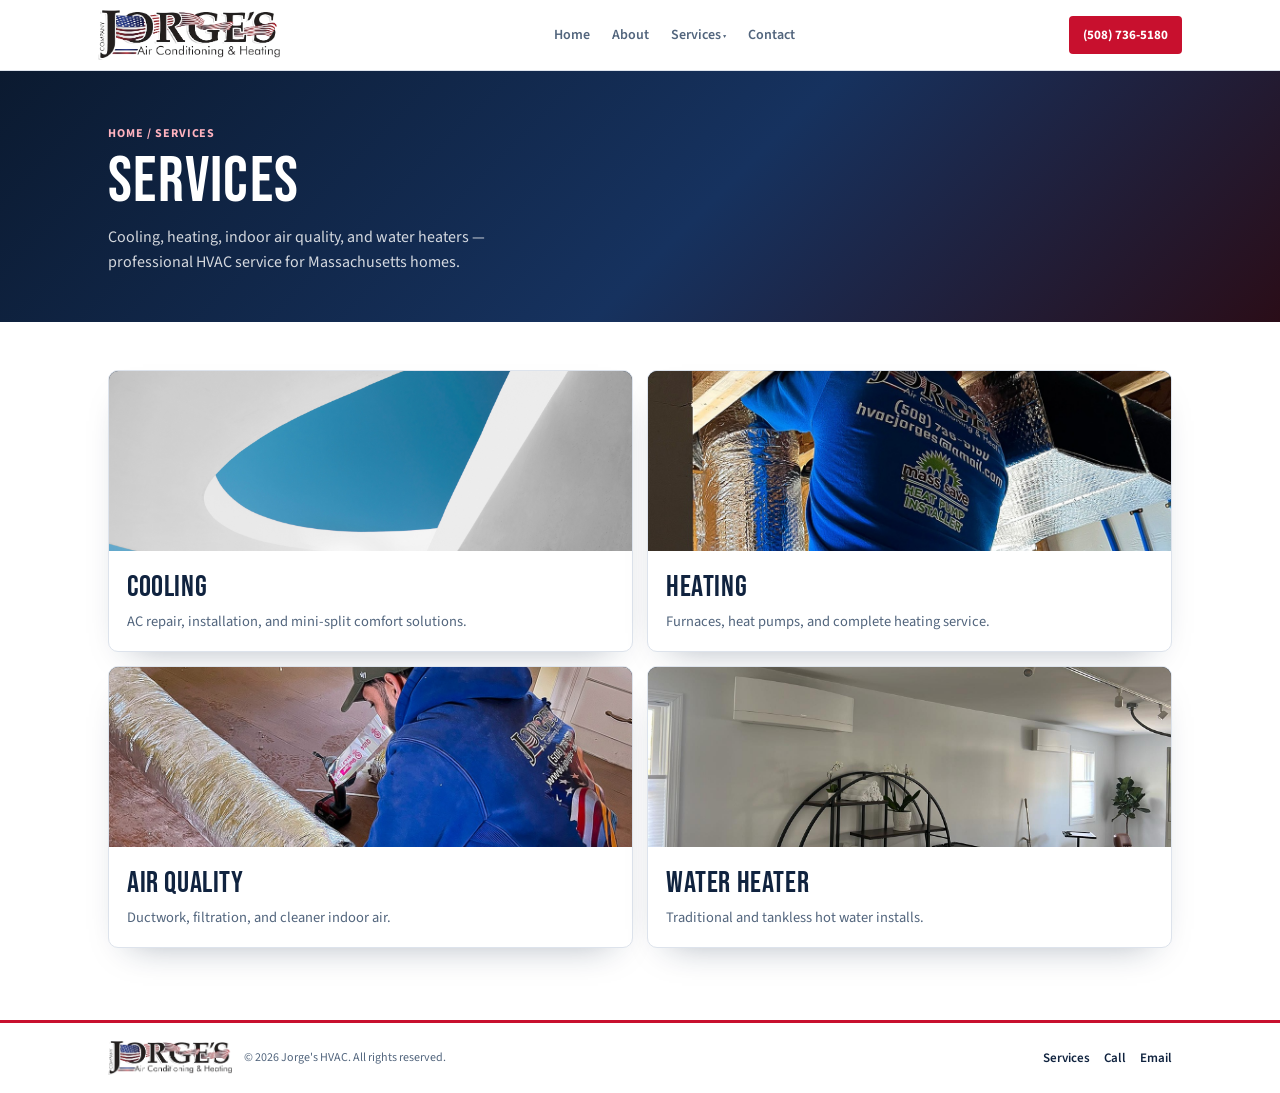
<file: services/index.html>
<!DOCTYPE html>
<html lang="en">
<head>
<meta charset="UTF-8">
<meta name="viewport" content="width=device-width, initial-scale=1.0">
<title>Services | Jorge's HVAC</title>
<meta name="description" content="Jorge's HVAC — Services services in Marlborough and Massachusetts.">
<link rel="icon" href="../assets/favicon/favicon.ico" sizes="any">
<link rel="icon" type="image/png" href="../assets/favicon/favicon-32.png" sizes="32x32">
<link rel="preconnect" href="https://fonts.googleapis.com">
<link rel="preconnect" href="https://fonts.gstatic.com" crossorigin>
<link href="https://fonts.googleapis.com/css2?family=Bebas+Neue&family=Source+Sans+3:wght@400;500;600;700&display=swap" rel="stylesheet">
<link rel="stylesheet" href="../assets/css/chrome.css">
</head>
<body>
<header>
  <div class="nav">
    <a class="brand" href="../index.html" aria-label="Jorge's HVAC home">
      <img src="../assets/logo/jorges-logo-clear.png" width="182" height="50" alt="Jorge's Air Conditioning &amp; Heating">
    </a>
    <nav class="links" aria-label="Primary">
      <a href="../index.html">Home</a>
      <a href="../index.html#about">About</a>
      <details class="nav-drop">
        <summary>Services</summary>
        <div class="nav-drop-menu">
          <a href="../services/cooling/">Cooling</a>
          <a href="../services/heating/">Heating</a>
          <a href="../services/air-quality/">Air Quality</a>
          <a href="../services/water-heater/">Water Heater</a>
        </div>
      </details>
      <a href="../index.html#contact">Contact</a>
    </nav>
    <a class="call-pill" href="tel:5087365180">(508) 736-5180</a>
    <button class="menu-btn" type="button" aria-label="Menu" onclick="document.querySelector('.links').classList.toggle('open')">☰</button>
  </div>
</header>

<section class="page-hero">
  <div class="wrap">
    <div class="crumb"><a href="../index.html">Home</a> / Services</div>
    <h1>Services</h1>
    <p>Cooling, heating, indoor air quality, and water heaters — professional HVAC service for Massachusetts homes.</p>
  </div>
</section>
<section class="wrap">
  <div class="hub-grid">
    <a class="hub-card" href="../services/cooling/">
      <div class="shot" style="background-image:url('../assets/images/service-cooling.jpg')"></div>
      <div class="body"><h3>Cooling</h3><p>AC repair, installation, and mini-split comfort solutions.</p></div>
    </a>
    <a class="hub-card" href="../services/heating/">
      <div class="shot" style="background-image:url('../assets/images/service-install.jpg')"></div>
      <div class="body"><h3>Heating</h3><p>Furnaces, heat pumps, and complete heating service.</p></div>
    </a>
    <a class="hub-card" href="../services/air-quality/">
      <div class="shot" style="background-image:url('../assets/images/service-duct.jpg')"></div>
      <div class="body"><h3>Air Quality</h3><p>Ductwork, filtration, and cleaner indoor air.</p></div>
    </a>
    <a class="hub-card" href="../services/water-heater/">
      <div class="shot" style="background-image:url('../assets/images/service-water.jpg')"></div>
      <div class="body"><h3>Water Heater</h3><p>Traditional and tankless hot water installs.</p></div>
    </a>
  </div>
</section>
<footer>
  <div class="wrap">
    <div style="display:flex;align-items:center;gap:12px;">
      <img src="../assets/logo/jorges-logo-clear.png" width="124" height="34" alt="Jorge's HVAC">
      <p>© 2026 Jorge's HVAC. All rights reserved.</p>
    </div>
    <div class="f-links">
      <a href="../services/">Services</a>
      <a href="tel:5087365180">Call</a>
      <a href="mailto:hvacjorges@gmail.com">Email</a>
    </div>
  </div>
</footer>
</body>
</html>
</file>
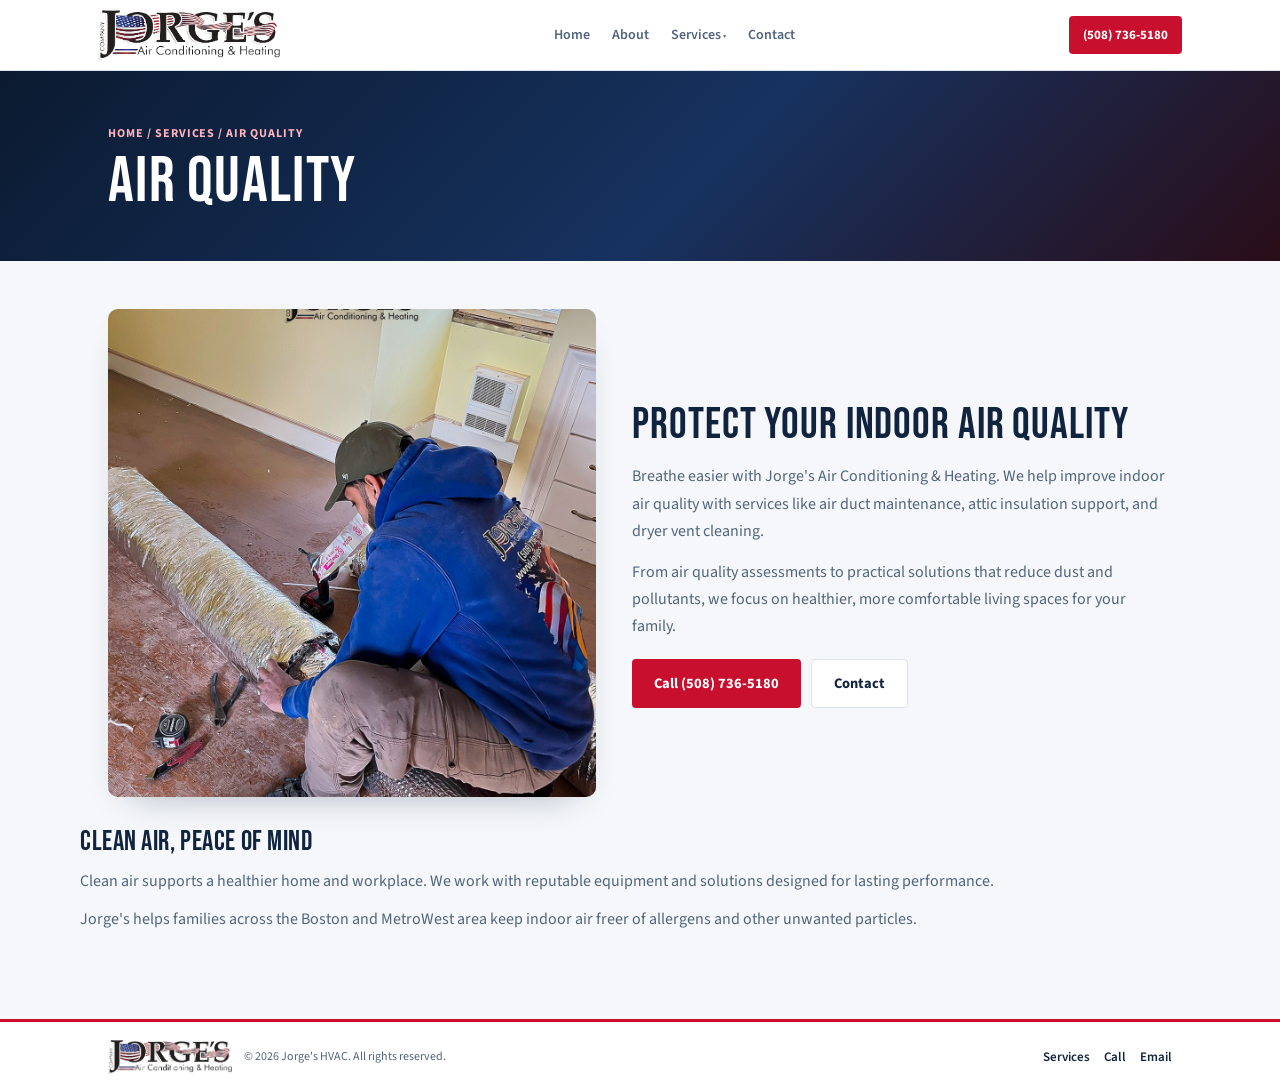
<file: services/air-quality/index.html>
<!DOCTYPE html>
<html lang="en">
<head>
<meta charset="UTF-8">
<meta name="viewport" content="width=device-width, initial-scale=1.0">
<title>Air Quality | Jorge's HVAC</title>
<meta name="description" content="Jorge's HVAC — Air Quality services in Marlborough and Massachusetts.">
<link rel="icon" href="../../assets/favicon/favicon.ico" sizes="any">
<link rel="icon" type="image/png" href="../../assets/favicon/favicon-32.png" sizes="32x32">
<link rel="preconnect" href="https://fonts.googleapis.com">
<link rel="preconnect" href="https://fonts.gstatic.com" crossorigin>
<link href="https://fonts.googleapis.com/css2?family=Bebas+Neue&family=Source+Sans+3:wght@400;500;600;700&display=swap" rel="stylesheet">
<link rel="stylesheet" href="../../assets/css/chrome.css">
</head>
<body>
<header>
  <div class="nav">
    <a class="brand" href="../../index.html" aria-label="Jorge's HVAC home">
      <img src="../../assets/logo/jorges-logo-clear.png" width="182" height="50" alt="Jorge's Air Conditioning &amp; Heating">
    </a>
    <nav class="links" aria-label="Primary">
      <a href="../../index.html">Home</a>
      <a href="../../index.html#about">About</a>
      <details class="nav-drop">
        <summary>Services</summary>
        <div class="nav-drop-menu">
          <a href="../../services/cooling/">Cooling</a>
          <a href="../../services/heating/">Heating</a>
          <a href="../../services/air-quality/">Air Quality</a>
          <a href="../../services/water-heater/">Water Heater</a>
        </div>
      </details>
      <a href="../../index.html#contact">Contact</a>
    </nav>
    <a class="call-pill" href="tel:5087365180">(508) 736-5180</a>
    <button class="menu-btn" type="button" aria-label="Menu" onclick="document.querySelector('.links').classList.toggle('open')">☰</button>
  </div>
</header>

<section class="page-hero">
  <div class="wrap">
    <div class="crumb"><a href="../../index.html">Home</a> / <a href="../../services/">Services</a> / Air Quality</div>
    <h1>Air Quality</h1>
  </div>
</section>
<section class="service-detail">
  <div class="wrap service-grid-detail">
    <div class="service-shot"><img src="../../assets/images/service-duct.jpg" alt="Indoor air quality and ductwork service"></div>
    <div class="service-copy">
      <h2>Protect Your Indoor Air Quality</h2>
      <p>Breathe easier with Jorge's Air Conditioning & Heating. We help improve indoor air quality with services like air duct maintenance, attic insulation support, and dryer vent cleaning.</p><p>From air quality assessments to practical solutions that reduce dust and pollutants, we focus on healthier, more comfortable living spaces for your family.</p>
      <div class="cta-row">
        <a class="btn btn-red" href="tel:5087365180">Call (508) 736-5180</a>
        <a class="btn btn-outline" href="../../index.html#contact">Contact</a>
      </div>
    </div>
  </div>
  <div class="wrap more-block">
    <h3>Clean Air, Peace of Mind</h3>
    <p>Clean air supports a healthier home and workplace. We work with reputable equipment and solutions designed for lasting performance.</p><p>Jorge's helps families across the Boston and MetroWest area keep indoor air freer of allergens and other unwanted particles.</p>
  </div>
</section>
<footer>
  <div class="wrap">
    <div style="display:flex;align-items:center;gap:12px;">
      <img src="../../assets/logo/jorges-logo-clear.png" width="124" height="34" alt="Jorge's HVAC">
      <p>© 2026 Jorge's HVAC. All rights reserved.</p>
    </div>
    <div class="f-links">
      <a href="../../services/">Services</a>
      <a href="tel:5087365180">Call</a>
      <a href="mailto:hvacjorges@gmail.com">Email</a>
    </div>
  </div>
</footer>
</body>
</html>
</file>
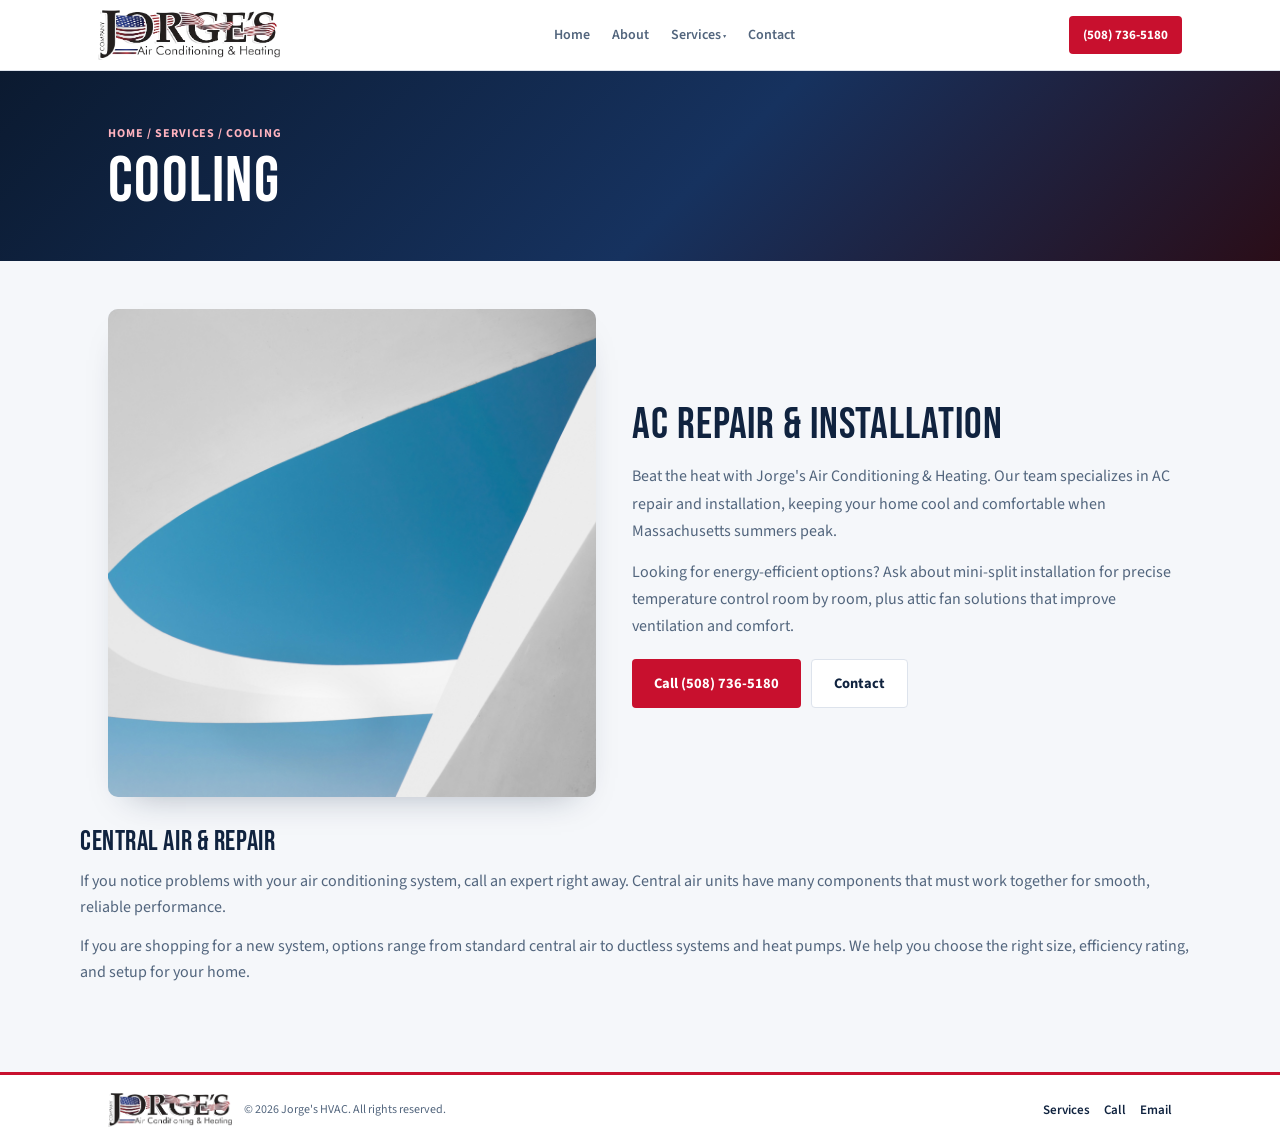
<file: services/cooling/index.html>
<!DOCTYPE html>
<html lang="en">
<head>
<meta charset="UTF-8">
<meta name="viewport" content="width=device-width, initial-scale=1.0">
<title>Cooling | Jorge's HVAC</title>
<meta name="description" content="Jorge's HVAC — Cooling services in Marlborough and Massachusetts.">
<link rel="icon" href="../../assets/favicon/favicon.ico" sizes="any">
<link rel="icon" type="image/png" href="../../assets/favicon/favicon-32.png" sizes="32x32">
<link rel="preconnect" href="https://fonts.googleapis.com">
<link rel="preconnect" href="https://fonts.gstatic.com" crossorigin>
<link href="https://fonts.googleapis.com/css2?family=Bebas+Neue&family=Source+Sans+3:wght@400;500;600;700&display=swap" rel="stylesheet">
<link rel="stylesheet" href="../../assets/css/chrome.css">
</head>
<body>
<header>
  <div class="nav">
    <a class="brand" href="../../index.html" aria-label="Jorge's HVAC home">
      <img src="../../assets/logo/jorges-logo-clear.png" width="182" height="50" alt="Jorge's Air Conditioning &amp; Heating">
    </a>
    <nav class="links" aria-label="Primary">
      <a href="../../index.html">Home</a>
      <a href="../../index.html#about">About</a>
      <details class="nav-drop">
        <summary>Services</summary>
        <div class="nav-drop-menu">
          <a href="../../services/cooling/">Cooling</a>
          <a href="../../services/heating/">Heating</a>
          <a href="../../services/air-quality/">Air Quality</a>
          <a href="../../services/water-heater/">Water Heater</a>
        </div>
      </details>
      <a href="../../index.html#contact">Contact</a>
    </nav>
    <a class="call-pill" href="tel:5087365180">(508) 736-5180</a>
    <button class="menu-btn" type="button" aria-label="Menu" onclick="document.querySelector('.links').classList.toggle('open')">☰</button>
  </div>
</header>

<section class="page-hero">
  <div class="wrap">
    <div class="crumb"><a href="../../index.html">Home</a> / <a href="../../services/">Services</a> / Cooling</div>
    <h1>Cooling</h1>
  </div>
</section>
<section class="service-detail">
  <div class="wrap service-grid-detail">
    <div class="service-shot"><img src="../../assets/images/service-cooling.jpg" alt="Air conditioning service"></div>
    <div class="service-copy">
      <h2>AC Repair & Installation</h2>
      <p>Beat the heat with Jorge's Air Conditioning & Heating. Our team specializes in AC repair and installation, keeping your home cool and comfortable when Massachusetts summers peak.</p><p>Looking for energy-efficient options? Ask about mini-split installation for precise temperature control room by room, plus attic fan solutions that improve ventilation and comfort.</p>
      <div class="cta-row">
        <a class="btn btn-red" href="tel:5087365180">Call (508) 736-5180</a>
        <a class="btn btn-outline" href="../../index.html#contact">Contact</a>
      </div>
    </div>
  </div>
  <div class="wrap more-block">
    <h3>Central Air & Repair</h3>
    <p>If you notice problems with your air conditioning system, call an expert right away. Central air units have many components that must work together for smooth, reliable performance.</p><p>If you are shopping for a new system, options range from standard central air to ductless systems and heat pumps. We help you choose the right size, efficiency rating, and setup for your home.</p>
  </div>
</section>
<footer>
  <div class="wrap">
    <div style="display:flex;align-items:center;gap:12px;">
      <img src="../../assets/logo/jorges-logo-clear.png" width="124" height="34" alt="Jorge's HVAC">
      <p>© 2026 Jorge's HVAC. All rights reserved.</p>
    </div>
    <div class="f-links">
      <a href="../../services/">Services</a>
      <a href="tel:5087365180">Call</a>
      <a href="mailto:hvacjorges@gmail.com">Email</a>
    </div>
  </div>
</footer>
</body>
</html>
</file>
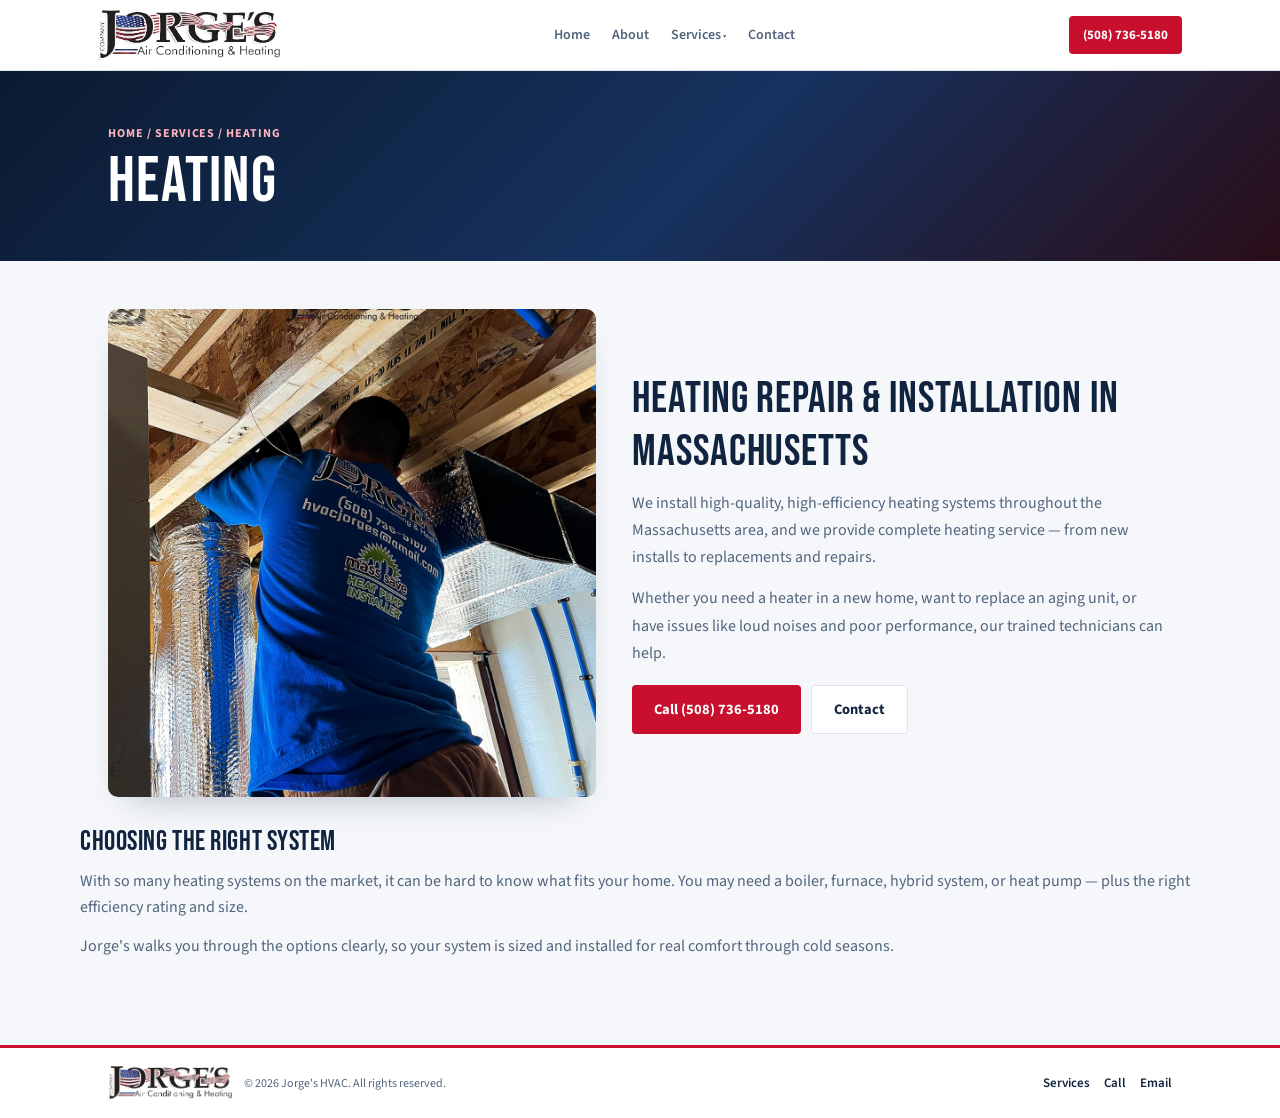
<file: services/heating/index.html>
<!DOCTYPE html>
<html lang="en">
<head>
<meta charset="UTF-8">
<meta name="viewport" content="width=device-width, initial-scale=1.0">
<title>Heating | Jorge's HVAC</title>
<meta name="description" content="Jorge's HVAC — Heating services in Marlborough and Massachusetts.">
<link rel="icon" href="../../assets/favicon/favicon.ico" sizes="any">
<link rel="icon" type="image/png" href="../../assets/favicon/favicon-32.png" sizes="32x32">
<link rel="preconnect" href="https://fonts.googleapis.com">
<link rel="preconnect" href="https://fonts.gstatic.com" crossorigin>
<link href="https://fonts.googleapis.com/css2?family=Bebas+Neue&family=Source+Sans+3:wght@400;500;600;700&display=swap" rel="stylesheet">
<link rel="stylesheet" href="../../assets/css/chrome.css">
</head>
<body>
<header>
  <div class="nav">
    <a class="brand" href="../../index.html" aria-label="Jorge's HVAC home">
      <img src="../../assets/logo/jorges-logo-clear.png" width="182" height="50" alt="Jorge's Air Conditioning &amp; Heating">
    </a>
    <nav class="links" aria-label="Primary">
      <a href="../../index.html">Home</a>
      <a href="../../index.html#about">About</a>
      <details class="nav-drop">
        <summary>Services</summary>
        <div class="nav-drop-menu">
          <a href="../../services/cooling/">Cooling</a>
          <a href="../../services/heating/">Heating</a>
          <a href="../../services/air-quality/">Air Quality</a>
          <a href="../../services/water-heater/">Water Heater</a>
        </div>
      </details>
      <a href="../../index.html#contact">Contact</a>
    </nav>
    <a class="call-pill" href="tel:5087365180">(508) 736-5180</a>
    <button class="menu-btn" type="button" aria-label="Menu" onclick="document.querySelector('.links').classList.toggle('open')">☰</button>
  </div>
</header>

<section class="page-hero">
  <div class="wrap">
    <div class="crumb"><a href="../../index.html">Home</a> / <a href="../../services/">Services</a> / Heating</div>
    <h1>Heating</h1>
  </div>
</section>
<section class="service-detail">
  <div class="wrap service-grid-detail">
    <div class="service-shot"><img src="../../assets/images/service-install.jpg" alt="Heating system installation"></div>
    <div class="service-copy">
      <h2>Heating Repair & Installation in Massachusetts</h2>
      <p>We install high-quality, high-efficiency heating systems throughout the Massachusetts area, and we provide complete heating service — from new installs to replacements and repairs.</p><p>Whether you need a heater in a new home, want to replace an aging unit, or have issues like loud noises and poor performance, our trained technicians can help.</p>
      <div class="cta-row">
        <a class="btn btn-red" href="tel:5087365180">Call (508) 736-5180</a>
        <a class="btn btn-outline" href="../../index.html#contact">Contact</a>
      </div>
    </div>
  </div>
  <div class="wrap more-block">
    <h3>Choosing the Right System</h3>
    <p>With so many heating systems on the market, it can be hard to know what fits your home. You may need a boiler, furnace, hybrid system, or heat pump — plus the right efficiency rating and size.</p><p>Jorge's walks you through the options clearly, so your system is sized and installed for real comfort through cold seasons.</p>
  </div>
</section>
<footer>
  <div class="wrap">
    <div style="display:flex;align-items:center;gap:12px;">
      <img src="../../assets/logo/jorges-logo-clear.png" width="124" height="34" alt="Jorge's HVAC">
      <p>© 2026 Jorge's HVAC. All rights reserved.</p>
    </div>
    <div class="f-links">
      <a href="../../services/">Services</a>
      <a href="tel:5087365180">Call</a>
      <a href="mailto:hvacjorges@gmail.com">Email</a>
    </div>
  </div>
</footer>
</body>
</html>
</file>
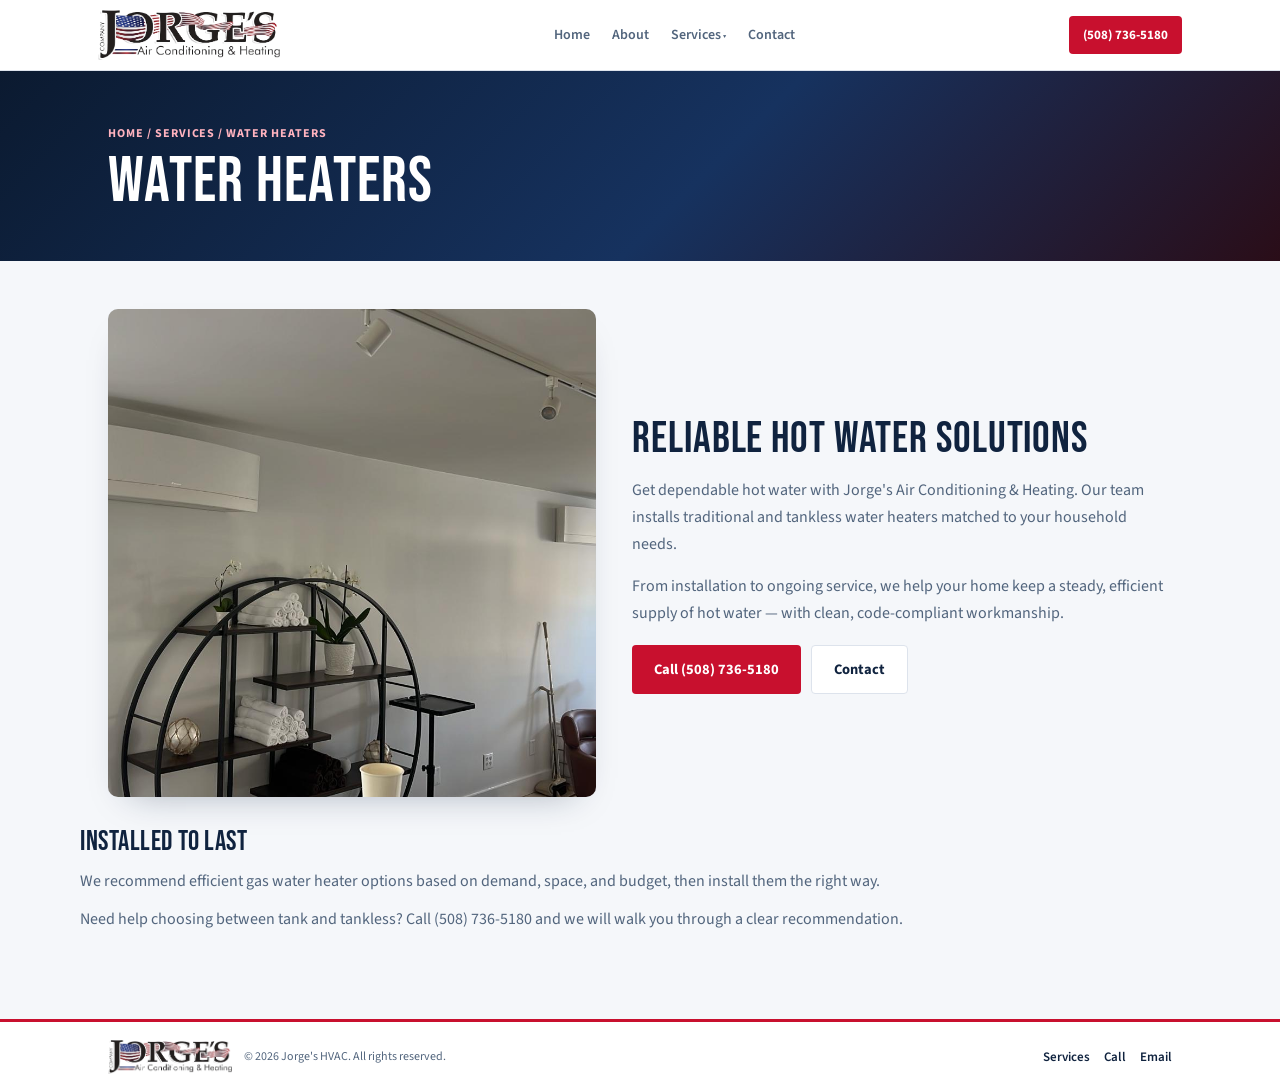
<file: services/water-heater/index.html>
<!DOCTYPE html>
<html lang="en">
<head>
<meta charset="UTF-8">
<meta name="viewport" content="width=device-width, initial-scale=1.0">
<title>Water Heater | Jorge's HVAC</title>
<meta name="description" content="Jorge's HVAC — Water Heaters services in Marlborough and Massachusetts.">
<link rel="icon" href="../../assets/favicon/favicon.ico" sizes="any">
<link rel="icon" type="image/png" href="../../assets/favicon/favicon-32.png" sizes="32x32">
<link rel="preconnect" href="https://fonts.googleapis.com">
<link rel="preconnect" href="https://fonts.gstatic.com" crossorigin>
<link href="https://fonts.googleapis.com/css2?family=Bebas+Neue&family=Source+Sans+3:wght@400;500;600;700&display=swap" rel="stylesheet">
<link rel="stylesheet" href="../../assets/css/chrome.css">
</head>
<body>
<header>
  <div class="nav">
    <a class="brand" href="../../index.html" aria-label="Jorge's HVAC home">
      <img src="../../assets/logo/jorges-logo-clear.png" width="182" height="50" alt="Jorge's Air Conditioning &amp; Heating">
    </a>
    <nav class="links" aria-label="Primary">
      <a href="../../index.html">Home</a>
      <a href="../../index.html#about">About</a>
      <details class="nav-drop">
        <summary>Services</summary>
        <div class="nav-drop-menu">
          <a href="../../services/cooling/">Cooling</a>
          <a href="../../services/heating/">Heating</a>
          <a href="../../services/air-quality/">Air Quality</a>
          <a href="../../services/water-heater/">Water Heater</a>
        </div>
      </details>
      <a href="../../index.html#contact">Contact</a>
    </nav>
    <a class="call-pill" href="tel:5087365180">(508) 736-5180</a>
    <button class="menu-btn" type="button" aria-label="Menu" onclick="document.querySelector('.links').classList.toggle('open')">☰</button>
  </div>
</header>

<section class="page-hero">
  <div class="wrap">
    <div class="crumb"><a href="../../index.html">Home</a> / <a href="../../services/">Services</a> / Water Heaters</div>
    <h1>Water Heaters</h1>
  </div>
</section>
<section class="service-detail">
  <div class="wrap service-grid-detail">
    <div class="service-shot"><img src="../../assets/images/service-water.jpg" alt="Water heater installation"></div>
    <div class="service-copy">
      <h2>Reliable Hot Water Solutions</h2>
      <p>Get dependable hot water with Jorge's Air Conditioning & Heating. Our team installs traditional and tankless water heaters matched to your household needs.</p><p>From installation to ongoing service, we help your home keep a steady, efficient supply of hot water — with clean, code-compliant workmanship.</p>
      <div class="cta-row">
        <a class="btn btn-red" href="tel:5087365180">Call (508) 736-5180</a>
        <a class="btn btn-outline" href="../../index.html#contact">Contact</a>
      </div>
    </div>
  </div>
  <div class="wrap more-block">
    <h3>Installed to Last</h3>
    <p>We recommend efficient gas water heater options based on demand, space, and budget, then install them the right way.</p><p>Need help choosing between tank and tankless? Call (508) 736-5180 and we will walk you through a clear recommendation.</p>
  </div>
</section>
<footer>
  <div class="wrap">
    <div style="display:flex;align-items:center;gap:12px;">
      <img src="../../assets/logo/jorges-logo-clear.png" width="124" height="34" alt="Jorge's HVAC">
      <p>© 2026 Jorge's HVAC. All rights reserved.</p>
    </div>
    <div class="f-links">
      <a href="../../services/">Services</a>
      <a href="tel:5087365180">Call</a>
      <a href="mailto:hvacjorges@gmail.com">Email</a>
    </div>
  </div>
</footer>
</body>
</html>
</file>
<file: assets/css/chrome.css>
:root{
  --navy:#10233f;
  --navy-deep:#0b1a30;
  --red:#c8102e;
  --red-2:#e11d3a;
  --white:#ffffff;
  --paper:#f5f7fa;
  --line:#dde3ec;
  --ink:#142033;
  --muted:#52657d;
  --shadow:0 16px 36px -22px rgba(16,35,63,.4);
}
*{box-sizing:border-box;}
html{scroll-behavior:smooth;}
body{
  margin:0;
  color:var(--ink);
  background:var(--white);
  font-family:'Source Sans 3',sans-serif;
  -webkit-font-smoothing:antialiased;
}
img{max-width:100%;display:block;}
a{color:inherit;}
h1,h2,h3{
  font-family:'Bebas Neue',sans-serif;
  letter-spacing:.02em;
  margin:0;
  font-weight:400;
}
.wrap{max-width:1120px;margin:0 auto;padding:0 18px;}
@media(min-width:768px){.wrap{padding:0 28px;}}

.btn{
  display:inline-flex;align-items:center;justify-content:center;
  padding:13px 22px;border-radius:4px;text-decoration:none;
  font-weight:700;font-size:14.5px;
}
.btn-red{background:var(--red);color:#fff;}
.btn-outline{background:#fff;color:var(--navy);border:1px solid var(--line);}

header{
  position:sticky;top:0;z-index:50;
  background:rgba(255,255,255,.96);
  backdrop-filter:blur(10px);
  border-bottom:1px solid var(--line);
}
.nav{
  max-width:1120px;margin:0 auto;padding:10px 18px;
  display:flex;align-items:center;justify-content:space-between;gap:14px;
}
.brand img{height:44px;width:auto;}
@media(min-width:900px){.brand img{height:50px;}}
.links{display:flex;align-items:center;gap:22px;font-size:14px;font-weight:600;}
.links > a,.nav-drop > summary{
  color:var(--muted);text-decoration:none;cursor:pointer;list-style:none;
}
.links > a:hover,.nav-drop > summary:hover{color:var(--navy);}
.nav-drop{position:relative;}
.nav-drop summary{list-style:none;}
.nav-drop summary::-webkit-details-marker{display:none;}
.nav-drop summary::after{content:" ▾";font-size:10px;}
.nav-drop[open] > summary{color:var(--navy);}
.nav-drop-menu{
  position:absolute;top:calc(100% + 10px);left:0;min-width:180px;
  background:#fff;border:1px solid var(--line);border-radius:8px;
  box-shadow:var(--shadow);padding:8px;display:grid;gap:2px;z-index:60;
}
.nav-drop-menu a{
  display:block;padding:10px 12px;border-radius:6px;text-decoration:none;
  color:var(--ink);font-size:14px;font-weight:600;
}
.nav-drop-menu a:hover{background:var(--paper);color:var(--red);}
.call-pill{
  background:var(--red);color:#fff;text-decoration:none;
  padding:10px 14px;border-radius:4px;font-weight:700;font-size:13px;white-space:nowrap;
}
.menu-btn{display:none;background:none;border:0;color:var(--navy);font-size:26px;cursor:pointer;}
@media(max-width:860px){
  .links{
    display:none;position:absolute;top:100%;left:0;right:0;
    background:#fff;flex-direction:column;align-items:stretch;
    padding:12px 18px 16px;gap:4px;border-bottom:1px solid var(--line);
  }
  .links.open{display:flex;}
  .nav-drop-menu{position:static;box-shadow:none;border:0;padding:4px 0 4px 12px;}
  .menu-btn{display:block;}
  .nav{position:relative;}
  .call-pill{display:none;}
}

.page-hero{
  background:linear-gradient(135deg, var(--navy-deep), #16325f 55%, #2a0d18);
  color:#fff;padding:54px 0 48px;
}
.page-hero h1{font-size:clamp(40px,7vw,64px);line-height:.95;}
.page-hero p{margin:12px 0 0;color:rgba(255,255,255,.82);max-width:48ch;font-size:16px;line-height:1.55;}
.crumb{font-size:12px;font-weight:700;letter-spacing:.08em;text-transform:uppercase;color:#ffb3bf;margin-bottom:10px;}
.crumb a{color:inherit;text-decoration:none;}

.service-detail{padding:48px 0 64px;background:var(--paper);}
.service-grid-detail{
  display:grid;grid-template-columns:1fr;gap:22px;align-items:start;
}
@media(min-width:860px){
  .service-grid-detail{grid-template-columns:.95fr 1.05fr;gap:36px;align-items:center;}
}
.service-shot{
  border-radius:10px;overflow:hidden;box-shadow:var(--shadow);
  aspect-ratio:1/1;background:#dfe6ef;
}
.service-shot img{width:100%;height:100%;object-fit:cover;}
.service-copy h2{font-size:clamp(30px,4vw,44px);color:var(--navy);margin-bottom:12px;}
.service-copy p{color:var(--muted);font-size:16px;line-height:1.7;margin:0 0 14px;}
.service-copy .cta-row{display:flex;flex-wrap:wrap;gap:10px;margin-top:18px;}

.hub-grid{
  display:grid;grid-template-columns:1fr;gap:14px;padding:48px 0 72px;
}
@media(min-width:700px){.hub-grid{grid-template-columns:1fr 1fr;}}
.hub-card{
  background:#fff;border:1px solid var(--line);border-radius:10px;overflow:hidden;
  text-decoration:none;color:inherit;box-shadow:var(--shadow);
  transition:transform .18s ease;
}
.hub-card:hover{transform:translateY(-3px);}
.hub-card .shot{height:180px;background:#10233f center/cover no-repeat;}
.hub-card .body{padding:18px;}
.hub-card h3{font-size:30px;color:var(--navy);margin-bottom:6px;}
.hub-card p{margin:0;color:var(--muted);font-size:14.5px;line-height:1.5;}

.more-block{padding:28px 0 10px;}
.more-block h3{font-size:28px;color:var(--navy);margin-bottom:10px;}
.more-block p{color:var(--muted);line-height:1.65;margin:0 0 12px;}

footer{
  background:#fff;color:var(--muted);
  padding:18px 0;border-top:3px solid var(--red);
}
footer .wrap{display:flex;justify-content:space-between;gap:12px;align-items:center;flex-wrap:wrap;}
footer img{height:34px;width:auto;}
footer p{margin:0;font-size:12px;}
footer .f-links{display:flex;gap:14px;}
footer .f-links a{color:var(--navy);text-decoration:none;font-size:13px;font-weight:600;}
</file>
